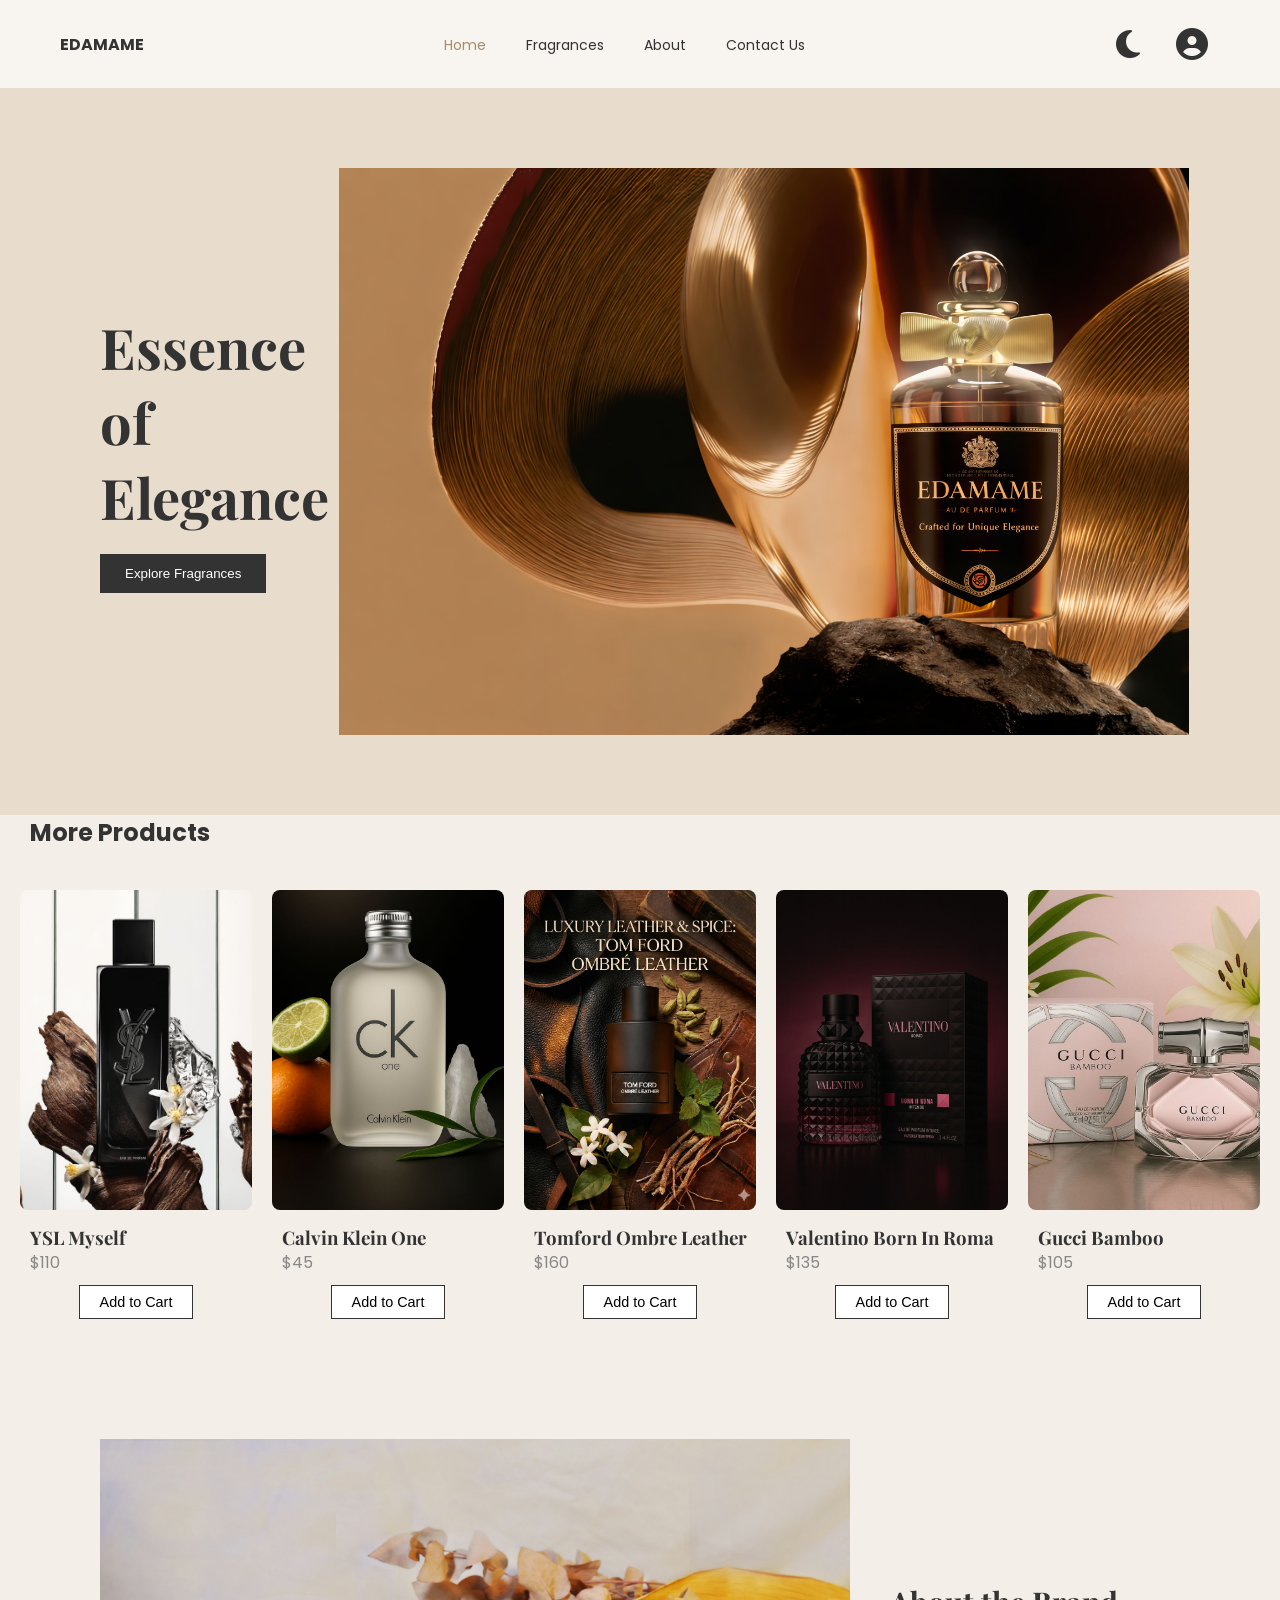
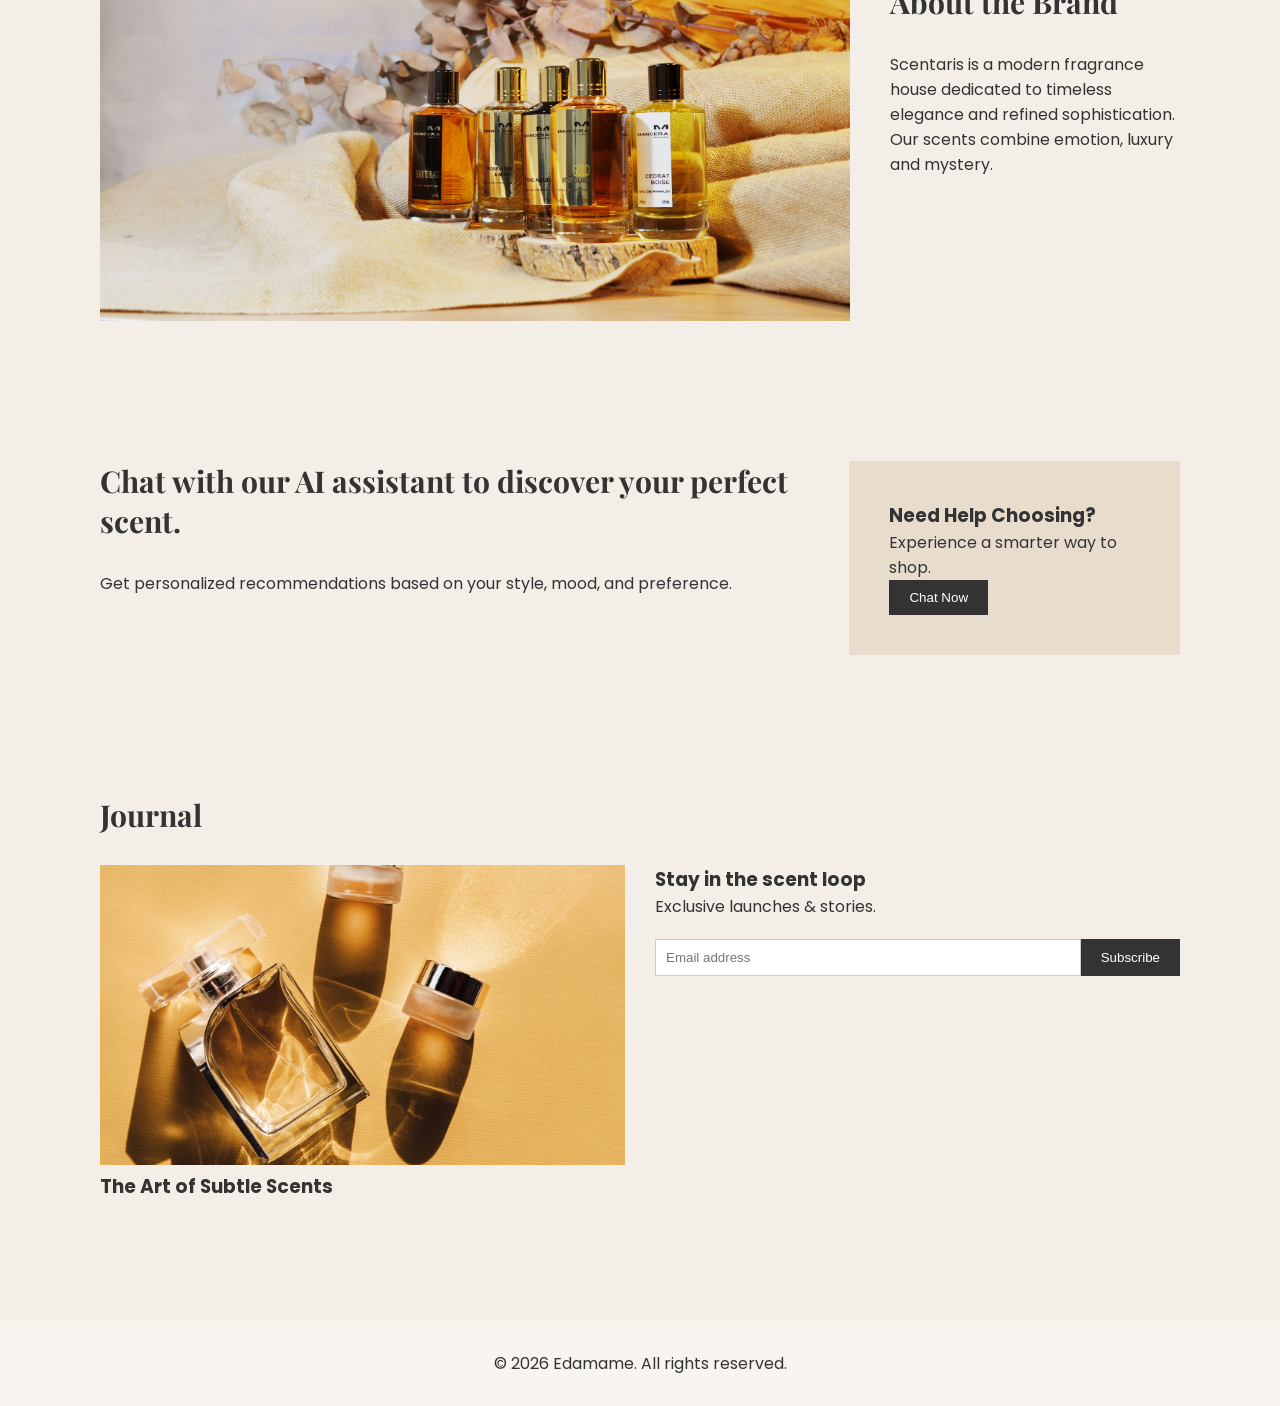
<file: index.html>
<!DOCTYPE html>
<html lang="en">

<head>
  <meta charset="UTF-8">
  <meta name="viewport" content="width=device-width, initial-scale=1.0">
  <link rel="stylesheet" href="css/style.css">
  <link rel="stylesheet" href="css/darkmode.css">
  <link rel="stylesheet" href="https://cdnjs.cloudflare.com/ajax/libs/font-awesome/6.4.0/css/all.min.css">
  <script src="javaScript/script.js"></script>
  <script src="javaScript/darkmode.js"></script>
  <title>Edamame</title>

  <link
    href="https://fonts.googleapis.com/css2?family=Playfair+Display:wght@400;600&family=Poppins:wght@300;400;500&display=swap"
    rel="stylesheet">

</head>

<body>

  <!-- NAV -->
  <nav>
    <div><strong>EDAMAME</strong></div>
    <ul>

      <li><a href="index.html" class="active">Home</a></li>
      <li><a href="html/services.php">Fragrances</a></li>
      <li><a href="html/about.html">About</a></li>
      <li><a href="html/contact.html">Contact Us</a></li>
    </ul>
    <div class="nav-icons">
      <button class="theme-toggle" onclick="toggleTheme()" aria-label="Toggle dark mode"><i class="fas fa-moon"></i></button>
      <a href="html/profile.php"><div class="profile-icon" aria-label="Profile"><i class="fas fa-circle-user"></i></div></a>
    </div>
  </nav>

  <!-- HERO -->
  <section class="hero">
    <div class="hero-text">
      <h1>Essence of Elegance</h1>
      <a href="html/services.html"><button>Explore Fragrances</button></a>
    </div>
    <img src="images/EDAMAME_Perfume.png" alt="Perfume">
  </section>

  <!-- PRODUCTS -->
  <section class="featured-products">
    <h2 class="moreProjectLabel">More Products</h2>
    <div class="product-grid">

      <!--YSL MYSELF-->
      <div class="product-card">
        <div class="flip-card">
          <div class="flip-card-inner">
            <div class="flip-card-front">
              <img src="images/Ysl.jpg" alt="YSL Myself" class="product-img">
            </div>
            <div class="flip-card-back">
              <p class="title">YSL MYSELF</p>
              <small>From Yves Saint Laurent, this modern woody-floral fragrance opens with fresh bergamot and settles
                into warm amber notes. Clean, confident, and perfect for everyday elegance.</small>
            </div>
          </div>
        </div>
        <h3 class="product-name">YSL Myself</h3>
        <p class="price">$110</p>
        <button class="add-btn" onclick="addToCart('YSL Myself', 110, '../images/Ysl.jpg')">Add to Cart</button>
      </div>


      <!-- CALVIN KLEIN ONE -->
      <div class="product-card">
        <div class="flip-card">
          <div class="flip-card-inner">
            <div class="flip-card-front">
              <img src="images/Calvin Klein one.jpg"
                alt="Calvin Klein One fragrance bottle with frosted glass finish and silver cap, surrounded by fresh lime, citrus fruits, and green botanical elements on dark background"
                class="product-img">
            </div>
            <div class="flip-card-back">
              <p class="title">Calvin Klein One</p>
              <small>By Calvin Klein, this iconic unisex citrus scent blends pineapple, green tea, and soft musk. Light,
                refreshing, and ideal for casual wear.</small>
            </div>
          </div>
        </div>
        <h3 class="product-name">Calvin Klein One</h3>
        <p class="price">$45</p>
        <button class="add-btn" onclick="addToCart('Calvin Klein One', 45, '../images/Calvin Klein one.jpg')">Add to
          Cart</button>
      </div>

      <!-- Tom Ford Ombre Leather -->
      <div class="product-card">
        <div class="flip-card">
          <div class="flip-card-inner">
            <div class="flip-card-front">
              <img src="images/Tomford Ombre Leather.jpg"
                alt="Tom Ford Ombre Leather fragrance bottle with dark leather texture and gold accents"
                class="product-img">
            </div>
            <div class="flip-card-back">
              <p class="title">Tomford Ombre Leather</p>
              <small>By Tom Ford, this rich and sensual fragrance combines leather, cedar, and sandalwood for a
                sophisticated and masculine scent. Perfect for evening wear.</small>
            </div>
          </div>
        </div>
        <h3 class="product-name">Tomford Ombre Leather</h3>
        <p class="price">$160</p>
        <button class="add-btn"
          onclick="addToCart('Tomford Ombre Leather', 160, '../images/Tomford Ombre Leather.jpg')">Add to Cart</button>
      </div>

      <!-- Valentino Uomo Born In Roma Intense -->
      <div class="product-card">
        <div class="flip-card">
          <div class="flip-card-inner">
            <div class="flip-card-front">
              <img src="images/Valentino Uomo Born In Roma Intense _ Seductive Luxury Cologne Men Love.jpg"
                alt="Valentino Uomo Born In Roma Intense _ Seductive Luxury Cologne Men Love" class="product-img">
            </div>
            <div class="flip-card-back">
              <p class="title">Valentino Born In Roma</p>
              <small>By Valentino, this intense masculine fragrance combines bergamot, cardamom, and cedar for a bold
                and sophisticated scent. Perfect for confident individuals who want to make a statement.</small>
            </div>
          </div>
        </div>
        <h3 class="product-name">Valentino Born In Roma</h3>
        <p class="price">$135</p>
        <button class="add-btn"
          onclick="addToCart('Valentino Uomo Born In Roma Intense', 135, '../images/Valentino Uomo Born In Roma Intense _ Seductive Luxury Cologne Men Love.jpg')">Add
          to Cart</button>
      </div>


      <!-- Gucci Bamboo -->
      <div class="product-card">
        <div class="flip-card">
          <div class="flip-card-inner">
            <div class="flip-card-front">
              <img src="images/Gucci Bamboo.jpg"
                alt="Gucci Bamboo fragrance bottle with bamboo-inspired design and green accents" class="product-img">
            </div>
            <div class="flip-card-back">
              <p class="title">Gucci Bamboo</p>
              <small>By Gucci, this fresh and elegant fragrance combines bamboo, citrus, and floral notes for a clean
                and sophisticated scent. Perfect for daytime wear.</small>
            </div>
          </div>
        </div>
        <h3 class="product-name">Gucci Bamboo</h3>
        <p class="price">$105</p>
        <button class="add-btn" onclick="addToCart('Gucci Bamboo', 105, '../images/Gucci Bamboo.jpg')">Add to
          Cart</button>
      </div>
    </div>
  </section>








  <!-- ABOUT -->
  <section class="section about">
    <img src="images/beautinow-niche-perfume-0sHorINihAI-unsplash.jpg" alt="About Scentaris">
    <div class="about-text">
      <h2>About the Brand</h2>
      <p>Scentaris is a modern fragrance house dedicated to timeless elegance and refined sophistication. Our scents
        combine emotion, luxury and mystery.</p>
    </div>
  </section>

  <!-- SIGNATURE -->
  <section class="section signature">
    <div>
      <h2>Chat with our AI assistant to discover your perfect scent.</h2>
      <p>Get personalized recommendations based on your style, mood, and preference.</p>
    </div>
    <div class="highlight-box">
      <h3>Need Help Choosing?</h3>
      <p>Experience a smarter way to shop.</p>
      <a href="./html/ai_chatbot.html"><button>Chat Now</button></a>
    </div>
  </section>

  <!-- JOURNAL -->
  <section class="section">
    <h2>Journal</h2>
    <div class="journal">
      <div>
        <img src="images/birgith-roosipuu-nka_sIQpKEU-unsplash.jpg" width="100%">
        <h3>The Art of Subtle Scents</h3>
      </div>
      <div>
        <h3>Stay in the scent loop</h3>
        <p>Exclusive launches & stories.</p>
        <div class="newsletter">
          <input type="email" id="email" placeholder="Email address">
          <button onclick="subscribe()">Subscribe</button>
        </div>
      </div>
    </div>
  </section>

  <footer>
    © 2026 Edamame. All rights reserved.
  </footer>


<script src="https://cdn.botpress.cloud/webchat/v3.6/inject.js"></script>
<script src="https://files.bpcontent.cloud/2026/03/17/07/20260317070411-RXB42I1J.js" defer></script>




</body>

</html>
</file>
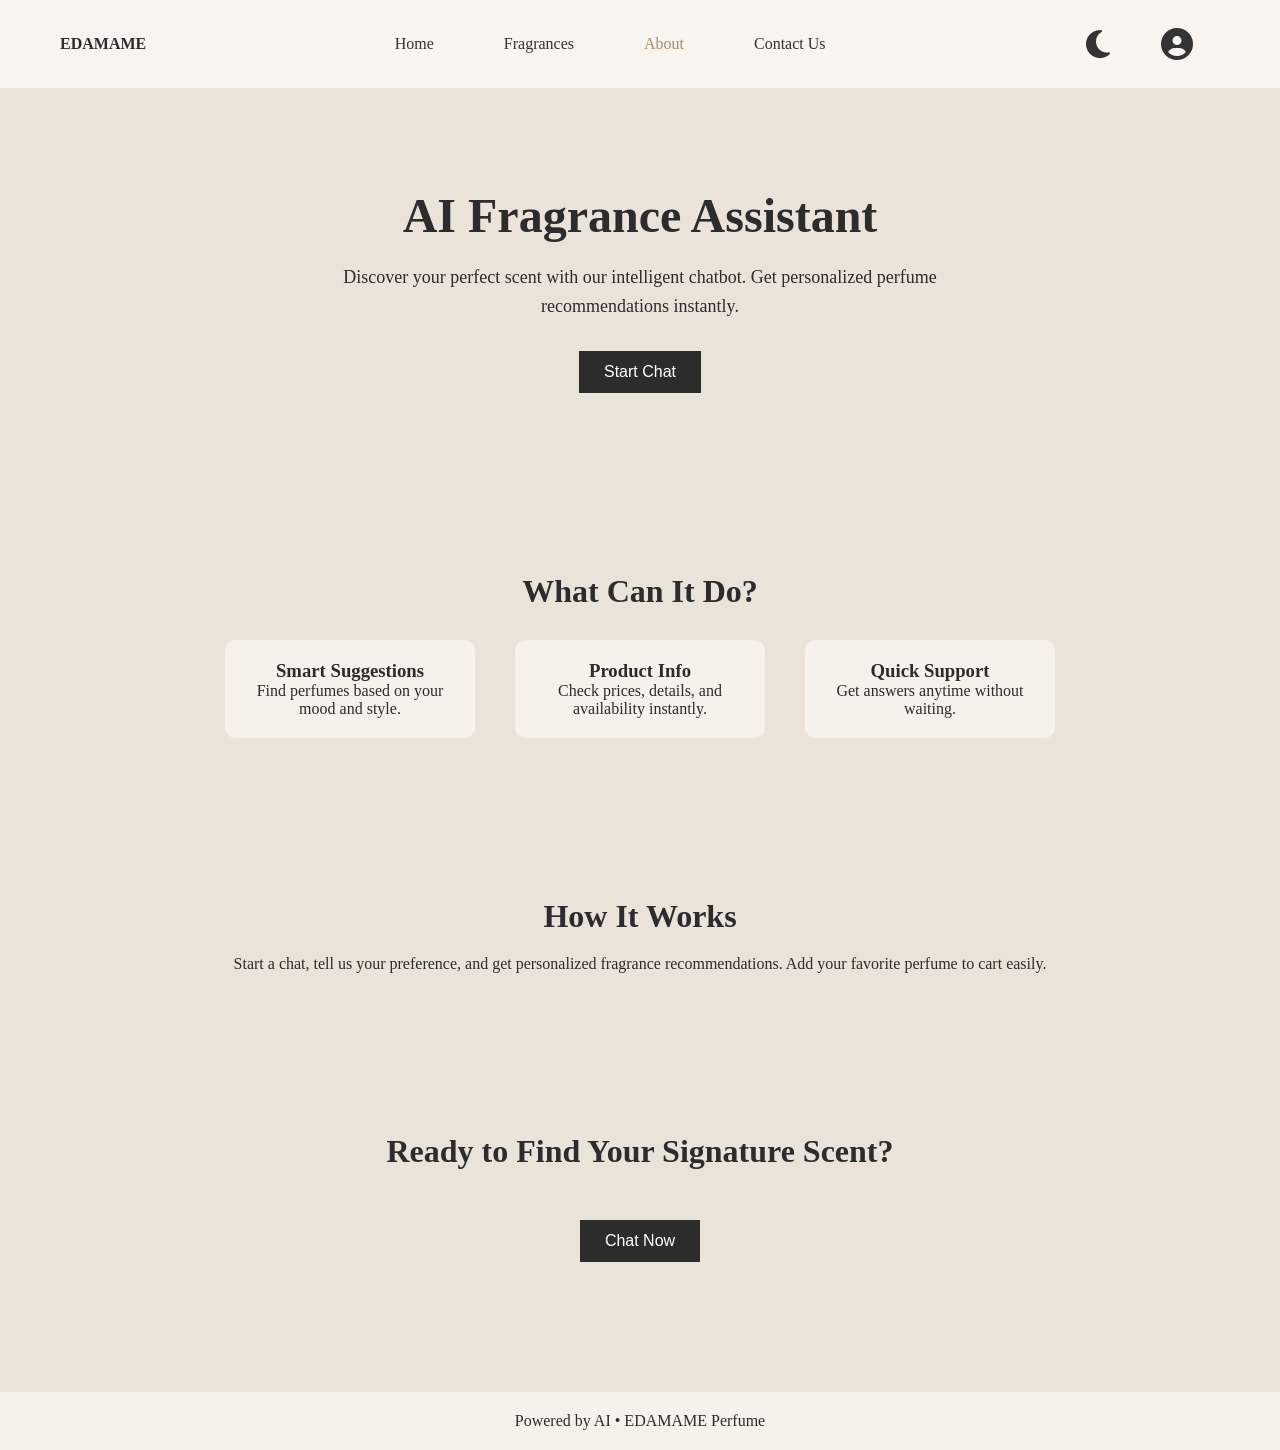
<file: html/ai_chatbot.html>
<!DOCTYPE html>
<html lang="en">
<head>
  <meta charset="UTF-8">
  <meta name="viewport" content="width=device-width, initial-scale=1.0">
  <title>AI Chatbot | EDAMAME</title>
    <link
        href="https://fonts.googleapis.com/css2?family=Playfair+Display:wght@400;600&family=Poppins:wght@300;400;500&display=swap"
        rel="stylesheet">
    <link rel="stylesheet" href="../css/about.css">
    <link rel="stylesheet" href="../css/darkmode.css">
    <link rel="stylesheet" href="https://cdnjs.cloudflare.com/ajax/libs/font-awesome/6.4.0/css/all.min.css">
    <script src="../javaScript/about.js"></script>
    <script src="../javaScript/darkmode.js"></script>




  <style>
    body {
      margin: 0;
      font-family: 'Georgia', serif;
      background-color: #e9e3da;
      color: #2c2c2c;
    }

    /* NAVBAR */
    header {
      display: flex;
      justify-content: space-between;
      align-items: center;
      padding: 20px 50px;
      background: #f5f1eb;
    }

    header h2 {
      margin: 0;
      letter-spacing: 2px;
    }

    nav a {
      margin: 0 15px;
      text-decoration: none;
      color: #333;
      font-size: 16px;
    }

    nav a:hover {
      color: #a67c52;
    }

    /* HERO */
    .hero {
      text-align: center;
      padding: 100px 20px;
    }

    .hero h1 {
      font-size: 48px;
      margin-bottom: 20px;
    }

    .hero p {
      max-width: 600px;
      margin: auto;
      font-size: 18px;
      line-height: 1.6;
    }

    .btn {
      margin-top: 30px;
      padding: 12px 25px;
      background: #2c2c2c;
      color: white;
      border: none;
      cursor: pointer;
      font-size: 16px;
    }

    .btn:hover {
      background: #a67c52;
    }

    /* SECTION */
    .section {
      padding: 80px 50px;
      text-align: center;
    }

    .section h2 {
      font-size: 32px;
      margin-bottom: 20px;
    }

    .features {
      display: flex;
      justify-content: center;
      gap: 40px;
      flex-wrap: wrap;
      margin-top: 30px;
    }

    .card {
      background: #f5f1eb;
      padding: 20px;
      width: 250px;
      border-radius: 10px;
    }

    /* FOOTER */
    footer {
      text-align: center;
      padding: 20px;
      background: #f5f1eb;
      margin-top: 50px;
    }

    /* MOBILE */
    @media (max-width: 768px) {
      .features {
        flex-direction: column;
        align-items: center;
      }

      .hero h1 {
        font-size: 32px;
      }
    }
  </style>
</head>

<body>

  <!-- NAVBAR -->
    <nav>
        <div class="logo"><strong>EDAMAME</strong></div>
        <ul>
            <li><a href="../index.html">Home</a></li>
            <li><a href="services.php">Fragrances</a></li>
            <li><a href="about.html" class="active">About</a></li>
            <li><a href="Contact.html">Contact Us</a></li>
        </ul>
        <div class="nav-icons">
            <button class="theme-toggle" onclick="toggleTheme()" aria-label="Toggle dark mode"><i
                    class="fas fa-moon"></i></button>
            <a href="profile.php">
                <div class="profile-icon" aria-label="Profile"><i class="fas fa-circle-user"></i></div>
            </a>
        </div>
    </nav>

<script>
  function updateChatTheme() {
    const isDark = document.body.classList.contains("dark");

    window.botpress.config({
      configuration: {
        themeMode: isDark ? "dark" : "light"
      }
    });
  }
</script>



  <!-- HERO -->
  <section class="hero">
    <h1>AI Fragrance Assistant</h1>
    <p>
      Discover your perfect scent with our intelligent chatbot.
      Get personalized perfume recommendations instantly.
    </p>
    <button class="btn" onclick="openChat()">Start Chat</button>
  </section>

  <!-- FEATURES -->
  <section class="section">
    <h2>What Can It Do?</h2>

    <div class="features">
      <div class="card">
        <h3>Smart Suggestions</h3>
        <p>Find perfumes based on your mood and style.</p>
      </div>

      <div class="card">
        <h3>Product Info</h3>
        <p>Check prices, details, and availability instantly.</p>
      </div>

      <div class="card">
        <h3>Quick Support</h3>
        <p>Get answers anytime without waiting.</p>
      </div>
    </div>
  </section>

  <!-- HOW IT WORKS -->
  <section class="section">
    <h2>How It Works</h2>
    <p>
      Start a chat, tell us your preference, and get personalized fragrance recommendations.
      Add your favorite perfume to cart easily.
    </p>
  </section>

  <!-- CTA -->
  <section class="section">
    <h2>Ready to Find Your Signature Scent?</h2>
    <button class="btn" onclick="openChat()">Chat Now</button>
  </section>

  <!-- FOOTER -->
  <footer>
    <p>Powered by AI • EDAMAME Perfume</p>
  </footer>

  <!-- BOTPRESS CHAT -->
<script src="https://cdn.botpress.cloud/webchat/v3.6/inject.js"></script>
<script src="https://files.bpcontent.cloud/2026/03/17/07/20260317070411-RXB42I1J.js" defer></script>


</body>
</html>
</file>
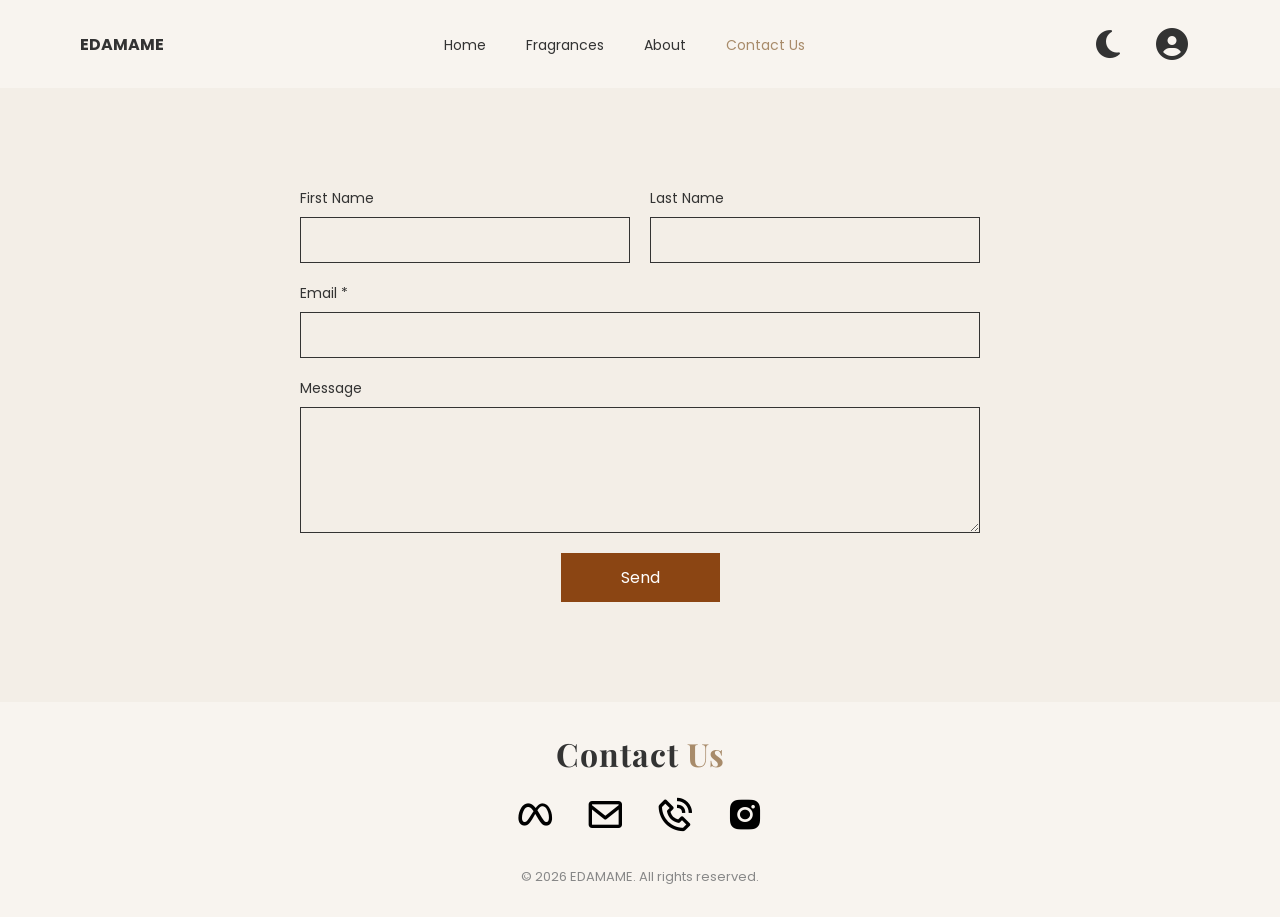
<file: html/Contact.html>
<!DOCTYPE html>
<html lang="en">

<head>
    <meta charset="UTF-8">
    <meta name="viewport" content="width=device-width, initial-scale=1.0">
    <title>Contact Us|EDAMAME</title>

    <link
        href="https://fonts.googleapis.com/css2?family=Playfair+Display:wght@400;600&family=Poppins:wght@300;400;500&display=swap"
        rel="stylesheet">
    <link rel="stylesheet" href="../css/contact.css">
    <link rel="stylesheet" href="../css/darkmode.css">
    <link rel="stylesheet" href="https://cdnjs.cloudflare.com/ajax/libs/font-awesome/6.4.0/css/all.min.css">
    <link href='https://unpkg.com/boxicons@2.1.4/css/boxicons.min.css' rel='stylesheet'>
    <script src="../javaScript/contact_us.js"></script>
    <script src="../javaScript/darkmode.js"></script>

</head>

<body>

    <!-- NAVIGATION -->
    <nav>
        <div class="logo"><strong>EDAMAME</strong></div>
        <ul>
            <li><a href="../index.html">Home</a></li>
            <li><a href="services.php">Fragrances</a></li>
            <li><a href="about.html">About</a></li>
            <li><a href="Contact.html" class="active">Contact Us</a></li>
        </ul>
        <div class="nav-icons">
            <button class="theme-toggle" onclick="toggleTheme()" aria-label="Toggle dark mode"><i
                    class="fas fa-moon"></i></button>
            <a href="profile.php">
                <div class="profile-icon" aria-label="Profile"><i class="fas fa-circle-user"></i></div>
            </a>
        </div>
    </nav>

    <section class="contact-section">
        <form class="contact-form">
            <div class="form-row">
                <div class="form-group">
                    <label for="first-name">First Name</label>
                    <input type="text" id="first-name" name="first-name">
                </div>
                <div class="form-group">
                    <label for="last-name">Last Name</label>
                    <input type="text" id="last-name" name="last-name">
                </div>
            </div>

            <div class="form-group">
                <label for="email">Email *</label>
                <input type="email" id="email" name="email" required>
            </div>

            <div class="form-group">
                <label for="message">Message</label>
                <textarea id="message" name="message" rows="5"></textarea>
            </div>

            <div class="button-container">
                <button type="submit" onclick="contactUs()" class="send-btn">Send</button>
            </div>
        </form>
    </section>

    <!-- Footer-->
    <footer>
        <div class="social">
            <h2 class="contact-me">Contact <span>Us</span></h2>
            <div class="icon-container">
                <a href="https://www.facebook.com/..." class="meta-link"><i class='bx bxl-meta'></i></a>
                <a href="mailto:...@gmail.com"><i class='bx bx-envelope'></i></a>
                <a href="tel:+....."><i class='bx bx-phone-call'></i></a>
                <a href="https://www.instagram.com/......"><i class='bx bxl-instagram-alt'></i></a>
            </div>
        </div>
        <p class="copyright">&copy; 2026 EDAMAME. All rights reserved.</p>
    </footer>

</body>

</html>
</file>
<file: css/style.css>
/* RESET */
*{
    margin:0;
    padding:0;
    box-sizing:border-box;
}

body{
    font-family: 'Poppins', sans-serif;
    background:#f3eee7;
    color:#333;
}

/* NAVIGATION */
nav{
    display:flex;
    justify-content:space-between;
    align-items:center;
    padding:20px 60px;
    background:#f8f4ef;
}

nav ul{
    display:flex;
    list-style:none;
    gap:40px;
}

nav a.active{
    color:#a88b6a;
}

nav a{
    text-decoration:none;
    color:#333;
    font-size:14px;
}

nav a:hover{
    color:#a88b6a;
}

/* HERO SECTION */
.hero{
    display:flex;
    justify-content:space-between;
    align-items:center;
    padding:80px 100px;
    background:#e8dccd;
}

.hero-text h1{
    font-family:'Playfair Display', serif;
    font-size:56px;
    margin-bottom:20px;
    margin-right: 10px;
}

.hero button{
    padding:12px 25px;
    border:none;
    background:#333;
    color:white;
    cursor:pointer;
}

.hero img{
    width:850px;
}

/* SECTION TITLE */
.section{
    padding:70px 100px;
}

.section h2{
    font-family:'Playfair Display', serif;
    font-size:30px;
    margin-bottom:30px;
}

/* PRODUCTS */
.moreProjectLabel{
    margin-left: 30px;
}
.products{
    display:grid;
    grid-template-columns:repeat(4,1fr);
    gap:30px;
}

.card{
    background:white;
    padding:20px;
    text-align:center;
}

.card img{
    width:100%;
    height:180px;
    object-fit:cover;
}

.card h3{
    margin:10px 0;
}

.card button{
    padding:8px 15px;
    border:1px solid #333;
    background:none;
    cursor:pointer;
}

.card button:hover{
    background:#333;
    color:white;
}

/* ABOUT */
.about{
    display:flex;
    gap:40px;
    align-items:center;
}

.about img{
    width:750px;
}

.about-text{
    max-width:500px;
}

/* SIGNATURE */
.signature{
    display:flex;
    justify-content:space-between;
    gap:40px;
}

.highlight-box{
    background:#e8dccd;
    padding:40px;
}

.highlight-box button{
    padding:10px 20px;
    border:none;
    background:#333;
    color:white;
    cursor:pointer;
}
/* JOURNAL */
.journal{
    display:grid;
    grid-template-columns:1fr 1fr;
    gap:30px;
}

.journal img{
    width:100%;
    height:300px;
    object-fit:cover;
}

.newsletter{
    margin-top:20px;
    display:flex;
}

.newsletter input{
    padding:10px;
    flex:1;
    border:1px solid #ccc;
}

.newsletter button{
    padding:10px 20px;
    border:none;
    background:#333;
    color:white;
    cursor:pointer;
}

footer{
    text-align:center;
    padding:30px;
    background:#f8f4ef;
    margin-top:50px;
}

@media(max-width:900px){
    .hero, .about, .signature{
        flex-direction:column;
        text-align:center;
    }
    .products{
        grid-template-columns:repeat(2,1fr);
    }
}





/* 1. The Grid Container (5 products per row) */
.product-grid {
  display: grid;
  grid-template-columns: repeat(5, 1fr); /* The magic 5-column line */
  gap: 30px 20px; /* Space between items (Vertical Horizontal) */
  padding: 40px 20px;
  max-width: 1400px;
  margin: 0 auto;
}

/* 2. The Flip Card Core Logic */
.flip-card {
  background-color: transparent;
  width: 100%;
  height: 320px; /* Adjust height to fit your perfume bottles */
  perspective: 1000px;
}

.flip-card-inner {
  position: relative;
  width: 100%;
  height: 100%;
  transition: transform 0.6s;
  transform-style: preserve-3d;
}

.product-card:hover .flip-card-inner {
  transform: rotateY(180deg);
}

.flip-card-front, .flip-card-back {
  position: absolute;
  width: 100%;
  height: 100%;
  -webkit-backface-visibility: hidden;
  backface-visibility: hidden;
  border-radius: 8px;
  overflow: hidden;
}

/* 3. Front and Back Styling */
.flip-card-front {
  background-color: #fcfcfc;
}

.product-img {
  width: 100%;
  height: 100%;
  object-fit: cover; /* Keeps images from looking stretched */
}

.flip-card-back {
  background: linear-gradient(120deg, #ffeadb 30%, #ffc4ab 88%);
  color: #555;
  transform: rotateY(180deg);
  display: flex;
  flex-direction: column;
  justify-content: center;
  align-items: center;
  padding: 20px;
  border: 1px solid #ffccbc;
}

/* 4. Details & Buttons */
.product-name { margin-top: 15px; margin-left: 10px; font-weight: bold; font-family: 'Playfair Display', serif; }
.price { color: #888; margin-bottom: 10px; margin-left: 10px; }
.add-btn {
  padding: 8px 20px;
  border: 1px solid #333;
  background: white;
  cursor: pointer;
  transition: 0.3s;
  font-size: 0.9em;
  display: block;
  margin: 10px auto;
}
.add-btn:hover { background: #333; color: white; }
</file>
<file: css/darkmode.css>
/* Dark Mode Styles */

/* Navigation Icons Container - Align horizontally */
.nav-icons {
    display: flex;
    align-items: center;
    gap: 12px;
}

/* Toggle Button */
.theme-toggle {
    background: none !important;
    border: none !important;
    font-size: 32px;
    cursor: pointer;
    padding: 8px 12px !important;
    display: flex;
    align-items: center;
    justify-content: center;
    transition: all 0.3s ease;
    color: #333;
    width: auto !important;
}

.theme-toggle i {
    transition: transform 0.3s ease;
}

.theme-toggle:hover {
    transform: scale(1.2);
}

.theme-toggle.icon-spin i {
    animation: spin 0.6s ease-in-out;
}

/* Profile Icon */
.profile-icon {
    font-size: 32px;
    cursor: pointer;
    display: flex;
    align-items: center;
    justify-content: center;
    transition: all 0.3s ease;
    color: #333;
    padding: 8px 12px;
}

.profile-icon i {
    transition: transform 0.3s ease;
}

.profile-icon:hover {
    transform: scale(1.2);
}

@keyframes spin {
    0% {
        transform: rotateZ(0deg);
    }
    100% {
        transform: rotateZ(360deg);
    }
}

body.dark-mode nav .theme-toggle {
    color: #f3eee7;
}

body.dark-mode nav .profile-icon {
    color: #f3eee7;
}

/* Dark Mode - General */
body.dark-mode {
    background: #1a1a1a;
    color: #e0e0e0;
}

/* Navigation */
nav {
    transition: all 0.3s ease;
}

body.dark-mode nav {
    background: #2a2a2a;
    border-bottom: 1px solid #444;
}

body.dark-mode nav a {
    color: #e0e0e0;
}

body.dark-mode nav a:hover,
body.dark-mode nav a.active {
    color: #d4a574;
}

/* Hero Section */
body.dark-mode .hero {
    background: #222;
}

body.dark-mode .hero h1,
body.dark-mode .hero h2 {
    color: #f3eee7;
}

/* Product Cards and Flip Cards */
body.dark-mode .product-card {
    background: #2a2a2a;
}

body.dark-mode .flip-card-front,
body.dark-mode .flip-card-back {
    background: #2a2a2a;
}

body.dark-mode .flip-card-back {
    background: #333;
    color: #e0e0e0;
}

body.dark-mode .flip-card-back p {
    color: #e0e0e0;
}

/* Featured Products Section */
body.dark-mode .featured-products {
    background: #1a1a1a;
}

body.dark-mode .featured-products h2 {
    color: #f3eee7;
}

/* Sections */
body.dark-mode .about-section,
body.dark-mode .services-section,
body.dark-mode .contact-section {
    background: #1a1a1a;
    color: #e0e0e0;
}

body.dark-mode h2,
body.dark-mode h1,
body.dark-mode .builder h1 {
    color: #f3eee7;
}

body.dark-mode .highlight-box h3,
body.dark-mode .highlight-box p {
    color: #000;
    }
/* Backgrounds */
body.dark-mode .about-hero,
body.dark-mode .hero {
    background: #222;
}

body.dark-mode .values {
    background: #222;
}

body.dark-mode .value-card {
    background: #2a2a2a;
    border: 1px solid #444;
}

body.dark-mode .team {
    background: #1a1a1a;
}

body.dark-mode .team-card {
    background: #2a2a2a;
    border: 1px solid #444;
}

/* Forms */
body.dark-mode .contact-form,
body.dark-mode form,
body.dark-mode .builder {
    background: #2a2a2a;
}

body.dark-mode input,
body.dark-mode textarea,
body.dark-mode select {
    background: #333;
    color: #e0e0e0;
    border: 1px solid #444;
}

body.dark-mode input::placeholder,
body.dark-mode textarea::placeholder {
    color: #999;
}

body.dark-mode label {
    color: #e0e0e0;
}

/* Buttons */
body.dark-mode button,
body.dark-mode .btn {
    background: #a88b6a;
    color: #1a1a1a;
    transition: all 0.3s ease;
}

body.dark-mode button:hover,
body.dark-mode .btn:hover {
    background: #c9b89a;
}

/* Text and Links */
body.dark-mode a {
    color: #d4a574;
}

body.dark-mode a:hover {
    color: #e0c9a0;
}

/* Specific Pages */

/* Services/Fragrances Page */
body.dark-mode .service-card {
    background: #2a2a2a;
    border: 1px solid #444;
}

body.dark-mode .service-card h3 {
    color: #f3eee7;
}

/* Footer and Other Elements */
body.dark-mode footer {
    background: #2a2a2a;
    color: #e0e0e0;
    border-top: 1px solid #444;
}

/* Intensity Value Display (for own_signature_scent.html) */
body.dark-mode .intensity-display {
    background: #333;
    color: #f3eee7;
    border: 1px solid #555;
}

/* Result Box */
body.dark-mode #resultBox {
    background: #2a2a2a;
    color: #e0e0e0;
    border: 1px solid #444;
}

body.dark-mode #resultSection {
    background: #1a1a1a;
}

/* Smooth Transitions */
* {
    transition: background-color 0.3s ease, color 0.3s ease, border-color 0.3s ease;
}

/* Preserve transition times for interactive elements */
input, textarea, button, a, nav {
    transition: background-color 0.3s ease, color 0.3s ease, border-color 0.3s ease, transform 0.3s ease;
}
</file>
<file: css/about.css>
*{
    margin:0;
    padding:0;
    box-sizing:border-box;
}

body{
    font-family:'Poppins', sans-serif;
    background:#f3eee7;
    color:#333;
}

/* NAV */
nav{
    display:flex;
    justify-content:space-between;
    align-items:center;
    padding:20px 60px;
    background:#f8f4ef;
}

nav ul{
    list-style:none;
    display:flex;
    gap:40px;
}

nav a{
    text-decoration:none;
    color:#333;
    font-size:14px;
}

nav a.active{
    color:#a88b6a;
}

nav a:hover{
    color:#a88b6a;
}

/* HERO */
.about-hero{
    text-align:center;
    padding:100px 20px;
    background:#e8dccd;
}

.about-hero h1{
    font-family:'Playfair Display', serif;
    font-size:50px;
    margin-bottom:10px;
}

/* SECTIONS */
.about-section{
    padding:80px 100px;
}

.about-container{
    display:flex;
    align-items:center;
    gap:50px;
}

.about-container img{
    width:350px;
}

.about-container h2{
    font-family:'Playfair Display', serif;
    margin-bottom:15px;
}

/* VALUES */
.values{
    padding:80px 100px;
    background:#fff;
    text-align:center;
}

.values h2{
    font-family:'Playfair Display', serif;
    margin-bottom:40px;
}

.value-grid{
    display:grid;
    grid-template-columns:repeat(3,1fr);
    gap:30px;
}

.value-card{
    padding:30px;
    background:#e8dccd;
}

/* TEAM */
.team{
    padding:80px 100px;
}

.team h2{
    font-family:'Playfair Display', serif;
    margin-bottom:40px;
    text-align:center;
}

.team-container{
    display:flex;
    gap:40px;
    align-items:center;
}

.team-container img{
    width:300px;
}

.team button{
    padding:10px 20px;
    border:none;
    background:#333;
    color:white;
    cursor:pointer;
}

.team button:hover{
    background:#a88b6a;
}

/* FOOTER */
footer{
    text-align:center;
    padding:30px;
    background:#f8f4ef;
    margin-top:50px;
}

@media(max-width:900px){
    .about-container,
    .team-container{
        flex-direction:column;
        text-align:center;
    }

    .value-grid{
        grid-template-columns:1fr;
    }
}
</file>
<file: css/contact.css>
*{
    margin:0;
    padding:0;
    box-sizing:border-box;
}

body{
    font-family:'Poppins', sans-serif;
    background:#f3eee7;
    color:#333;
}

/* NAV */
nav{
    display:flex;
    justify-content:space-between;
    align-items:center;
    padding:20px 80px;
    background:#f8f4ef;
}

nav ul{
    list-style:none;
    display:flex;
    gap:40px;
}

nav a{
    text-decoration:none;
    color:#333;
    font-size:14px;
}

nav a.active{
    color:#a88b6a;
}

nav a:hover{
    color:#a88b6a;
}

/* Contact Form Styles */
.contact-section {
    max-width: 800px;
    margin: 60px auto;
    padding: 0 20px;
}

.contact-form {
    display: flex;
    flex-direction: column;
    gap: 20px;
    padding: 40px;
}

.form-row {
    display: flex;
    gap: 20px;
}

.form-group {
    display: flex;
    flex-direction: column;
    flex: 1;
}

.form-group label {
    font-size: 14px;
    margin-bottom: 8px;
    color: #333;
}

.form-group input, 
.form-group textarea {
    padding: 12px;
    border: 1px solid #333;
    background-color: transparent;
    font-family: 'Poppins', sans-serif;
    outline: none;
}

.button-container {
    display: flex;
    justify-content: center;
}

.send-btn {
    background-color: #8b4513; /* Matches the brown in your image */
    color: white;
    padding: 12px 60px;
    border: none;
    cursor: pointer;
    font-family: 'Poppins', sans-serif;
    font-size: 16px;
    transition: background 0.3s ease;
}

.send-btn:hover {
    background-color: #a88b6a; /* Matches your brand accent color */
}

/* Responsive adjustment for mobile */
@media (max-width: 600px) {
    .form-row {
        flex-direction: column;
    }
}

footer{
    text-align:center;
    padding:30px;
    background:#f8f4ef;
    margin-top:50px;
}

/* Layout for the icons */
.icon-container {
    display: flex;
    justify-content: center;
    align-items: center;
    gap: 30px;
    margin-bottom: 2rem;
}

.icon-container a {
    text-decoration: none;
    font-size: 2.5rem;
    color: #000; /* Default black */
    transition: 0.3s ease;
    display: flex;
    justify-content: center;
    align-items: center;
}

/* Hover Effect - Turns blue */
.icon-container a:hover {
    color: #a88b6a;
}

/* Icon Circle Style */
.soical-link i {
    padding: 8px;
    border: 2.5px solid transparent;
    border-radius: 50%;
    transition: 0.3s ease;
}

.social-link:hover i {
    border-color: #a88b6a;
}

.contact-me {
    font-family: 'Playfair Display', serif; /* Using that font you imported */
    font-size: 2rem;
    margin-bottom: 20px;
    letter-spacing: 1px;
}

.contact-me span {
    color: #a88b6a; /* Matching your 'active' nav color for consistency */
}

.copyright {
    font-size: 13px;
    color: #888;
    margin-top: 20px;
}
</file>
